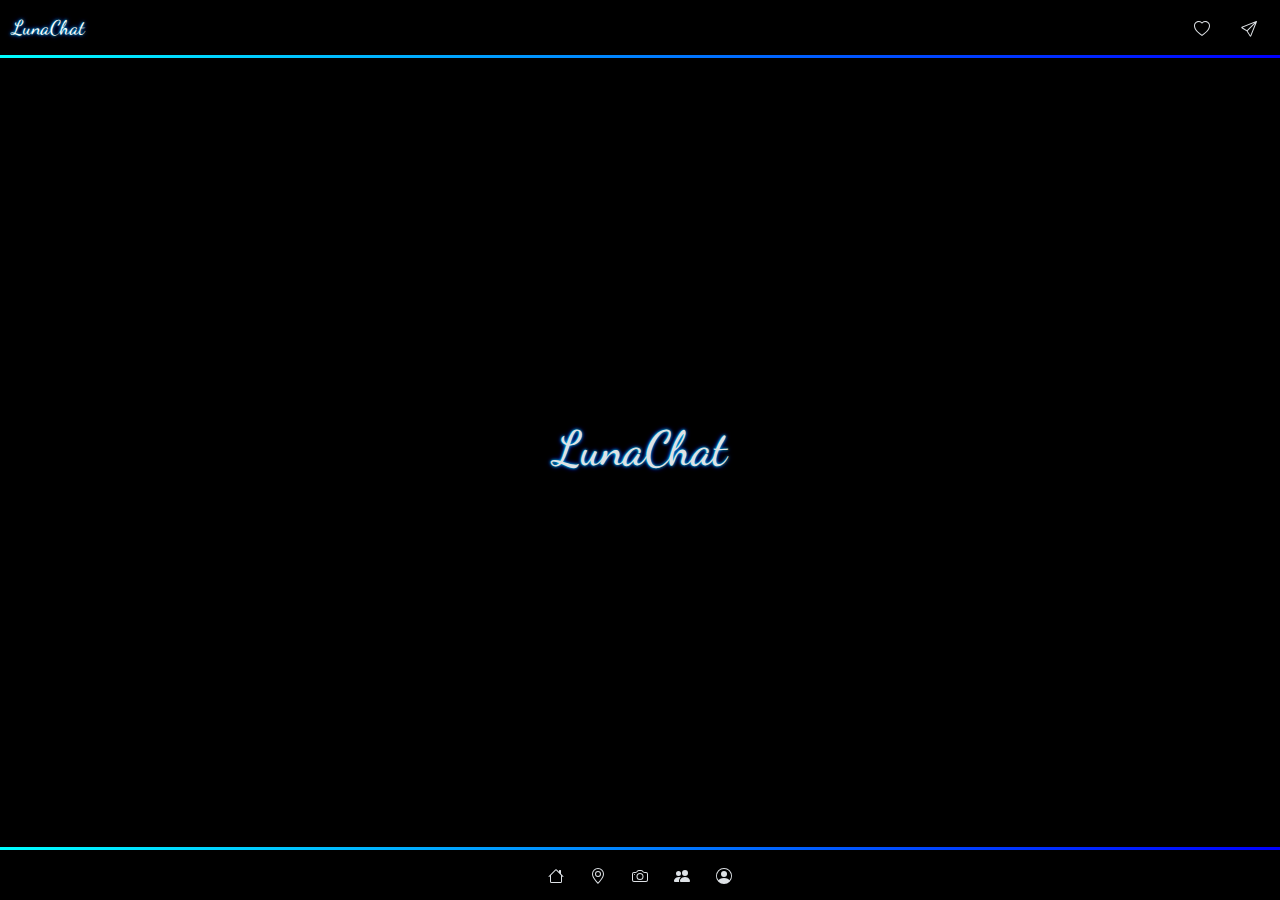
<file: index.html>
<!DOCTYPE html>
<html lang="en">
<head>
    <meta charset="UTF-8">
    <meta name="viewport" content="width=device-width, initial-scale=1.0">
    <link rel="stylesheet" href="styles.css">
    <link href="https://cdn.jsdelivr.net/npm/bootstrap@5.3.3/dist/css/bootstrap.min.css" rel="stylesheet" integrity="sha384-QWTKZyjpPEjISv5WaRU9OFeRpok6YctnYmDr5pNlyT2bRjXh0JMhjY6hW+ALEwIH" crossorigin="anonymous">
    <title>LunaChat | A social media platform</title>
</head>
<body data-bs-theme="dark">
    <div id="main">
        <div style="display: grid; place-items: center; width: 100%; height: 100%;">
            <h1 class="cursive color_text" style="font-size: 48px;">LunaChat</h1>
        </div>
    </div>
    <nav class="navbar navbar-expand-lg bg-body-tertiary">
        <div class="container-fluid">
          <a class="navbar-brand cursive color_text" href="#">LunaChat</a>
          <div style="position: absolute; right: 10px;">
            <button class="btn">
                <i class="bi bi-heart"></i>
                <svg xmlns="http://www.w3.org/2000/svg" width="16" height="16" fill="currentColor" class="bi bi-heart" viewBox="0 0 16 16">
                    <path d="m8 2.748-.717-.737C5.6.281 2.514.878 1.4 3.053c-.523 1.023-.641 2.5.314 4.385.92 1.815 2.834 3.989 6.286 6.357 3.452-2.368 5.365-4.542 6.286-6.357.955-1.886.838-3.362.314-4.385C13.486.878 10.4.28 8.717 2.01zM8 15C-7.333 4.868 3.279-3.04 7.824 1.143q.09.083.176.171a3 3 0 0 1 .176-.17C12.72-3.042 23.333 4.867 8 15"/>
                </svg>
            </button>
            <button class="btn" data-bs-toggle="offcanvas" data-bs-target="#offcanvasExample" aria-controls="offcanvasExample">
                <i class="bi bi-send"></i>
                <svg xmlns="http://www.w3.org/2000/svg" width="16" height="16" fill="currentColor" class="bi bi-send" viewBox="0 0 16 16">
                    <path d="M15.854.146a.5.5 0 0 1 .11.54l-5.819 14.547a.75.75 0 0 1-1.329.124l-3.178-4.995L.643 7.184a.75.75 0 0 1 .124-1.33L15.314.037a.5.5 0 0 1 .54.11ZM6.636 10.07l2.761 4.338L14.13 2.576zm6.787-8.201L1.591 6.602l4.339 2.76z"/>
                </svg>
            </button>
          </div>
        </div>
    </nav>
    <div id="load"></div>
    <div id="bottom">
        <div style="display: flex; place-items: center;">
            <button class="btn" onclick="window.location.reload()">
                <i class="bi bi-house"></i>
                <svg xmlns="http://www.w3.org/2000/svg" width="16" height="16" fill="currentColor" class="bi bi-house" viewBox="0 0 16 16">
                    <path d="M8.707 1.5a1 1 0 0 0-1.414 0L.646 8.146a.5.5 0 0 0 .708.708L2 8.207V13.5A1.5 1.5 0 0 0 3.5 15h9a1.5 1.5 0 0 0 1.5-1.5V8.207l.646.647a.5.5 0 0 0 .708-.708L13 5.793V2.5a.5.5 0 0 0-.5-.5h-1a.5.5 0 0 0-.5.5v1.293zM13 7.207V13.5a.5.5 0 0 1-.5.5h-9a.5.5 0 0 1-.5-.5V7.207l5-5z"/>
                </svg>
            </button>
            <button class="btn" onclick="maps()">
                <i class="bi bi-geo-alt"></i>
                <svg xmlns="http://www.w3.org/2000/svg" width="16" height="16" fill="currentColor" class="bi bi-geo-alt" viewBox="0 0 16 16">
                    <path d="M12.166 8.94c-.524 1.062-1.234 2.12-1.96 3.07A32 32 0 0 1 8 14.58a32 32 0 0 1-2.206-2.57c-.726-.95-1.436-2.008-1.96-3.07C3.304 7.867 3 6.862 3 6a5 5 0 0 1 10 0c0 .862-.305 1.867-.834 2.94M8 16s6-5.686 6-10A6 6 0 0 0 2 6c0 4.314 6 10 6 10"/>
                    <path d="M8 8a2 2 0 1 1 0-4 2 2 0 0 1 0 4m0 1a3 3 0 1 0 0-6 3 3 0 0 0 0 6"/>
                </svg>
            </button>
            <button class="btn" onclick="camera()">
                <i class="bi bi-camera"></i>
                <svg xmlns="http://www.w3.org/2000/svg" width="16" height="16" fill="currentColor" class="bi bi-camera" viewBox="0 0 16 16">
                    <path d="M15 12a1 1 0 0 1-1 1H2a1 1 0 0 1-1-1V6a1 1 0 0 1 1-1h1.172a3 3 0 0 0 2.12-.879l.83-.828A1 1 0 0 1 6.827 3h2.344a1 1 0 0 1 .707.293l.828.828A3 3 0 0 0 12.828 5H14a1 1 0 0 1 1 1zM2 4a2 2 0 0 0-2 2v6a2 2 0 0 0 2 2h12a2 2 0 0 0 2-2V6a2 2 0 0 0-2-2h-1.172a2 2 0 0 1-1.414-.586l-.828-.828A2 2 0 0 0 9.172 2H6.828a2 2 0 0 0-1.414.586l-.828.828A2 2 0 0 1 3.172 4z"/>
                    <path d="M8 11a2.5 2.5 0 1 1 0-5 2.5 2.5 0 0 1 0 5m0 1a3.5 3.5 0 1 0 0-7 3.5 3.5 0 0 0 0 7M3 6.5a.5.5 0 1 1-1 0 .5.5 0 0 1 1 0"/>
                </svg>
            </button>
            <button class="btn" onclick="stories()">
                <i class="bi bi-people-fill"></i>
                <svg xmlns="http://www.w3.org/2000/svg" width="16" height="16" fill="currentColor" class="bi bi-people-fill" viewBox="0 0 16 16">
                    <path d="M7 14s-1 0-1-1 1-4 5-4 5 3 5 4-1 1-1 1zm4-6a3 3 0 1 0 0-6 3 3 0 0 0 0 6m-5.784 6A2.24 2.24 0 0 1 5 13c0-1.355.68-2.75 1.936-3.72A6.3 6.3 0 0 0 5 9c-4 0-5 3-5 4s1 1 1 1zM4.5 8a2.5 2.5 0 1 0 0-5 2.5 2.5 0 0 0 0 5"/>
                </svg>
            </button>
            <button class="btn" onclick="showaccount()">
                <i class="bi bi-person-circle"></i>
                <svg xmlns="http://www.w3.org/2000/svg" width="16" height="16" fill="currentColor" class="bi bi-person-circle" viewBox="0 0 16 16">
                    <path d="M11 6a3 3 0 1 1-6 0 3 3 0 0 1 6 0"/>
                    <path fill-rule="evenodd" d="M0 8a8 8 0 1 1 16 0A8 8 0 0 1 0 8m8-7a7 7 0 0 0-5.468 11.37C3.242 11.226 4.805 10 8 10s4.757 1.225 5.468 2.37A7 7 0 0 0 8 1"/>
                </svg>
            </button>
        </div>
    </div>
    <div id="bottomsec"></div>
    <div class="offcanvas offcanvas-start" tabindex="-1" id="offcanvasExample" aria-labelledby="offcanvasExampleLabel">
        <div class="offcanvas-header">
          <h5 class="offcanvas-title" id="offcanvasExampleLabel">Chats</h5>
          <button type="button" class="btn-close" data-bs-dismiss="offcanvas" aria-label="Close"></button>
        </div>
        <div class="offcanvas-body">
          <div>
            Select contact to chat...
          </div>
          <div class="dropdown mt-3">
          </div>
        </div>
    </div>
    <div id="profile">
        <div style="display: grid; place-items: center;">
            <i class="bi bi-person-circle"></i>
            <svg xmlns="http://www.w3.org/2000/svg" width="150" height="150" fill="currentColor" class="bi bi-person-circle" viewBox="0 0 16 16">
                <path d="M11 6a3 3 0 1 1-6 0 3 3 0 0 1 6 0"/>
                <path fill-rule="evenodd" d="M0 8a8 8 0 1 1 16 0A8 8 0 0 1 0 8m8-7a7 7 0 0 0-5.468 11.37C3.242 11.226 4.805 10 8 10s4.757 1.225 5.468 2.37A7 7 0 0 0 8 1"/>
            </svg>
            <h3 style="margin-top: 5px;">Profile</h3>
        </div>
        <button class="btn" style="position: absolute; top: 10px; right: 10px;" onclick="hideaccount()">x</button>
        <div style="display: flex; place-items: center;">
            <button class="btn" id="authorize-button" onclick="handleAuthClick()">Authorize contacts</button>
            <button class="btn" id="signout-button" onclick="handleSignoutClick()">Sign Out</button>
        </div>
    </div>
    <script async defer src="https://apis.google.com/js/api.js"
        onload="this.onload=function(){handleClientLoad()};"
        onreadystatechange="if (this.readyState === 'complete') this.onload()">
    </script>
    <script src="https://apis.google.com/js/api.js"></script>
    <script src="https://cdn.jsdelivr.net/npm/bootstrap@5.3.3/dist/js/bootstrap.bundle.min.js" integrity="sha384-YvpcrYf0tY3lHB60NNkmXc5s9fDVZLESaAA55NDzOxhy9GkcIdslK1eN7N6jIeHz" crossorigin="anonymous"></script>
    <script src="script.js"></script>
</body>
</html>
</file>
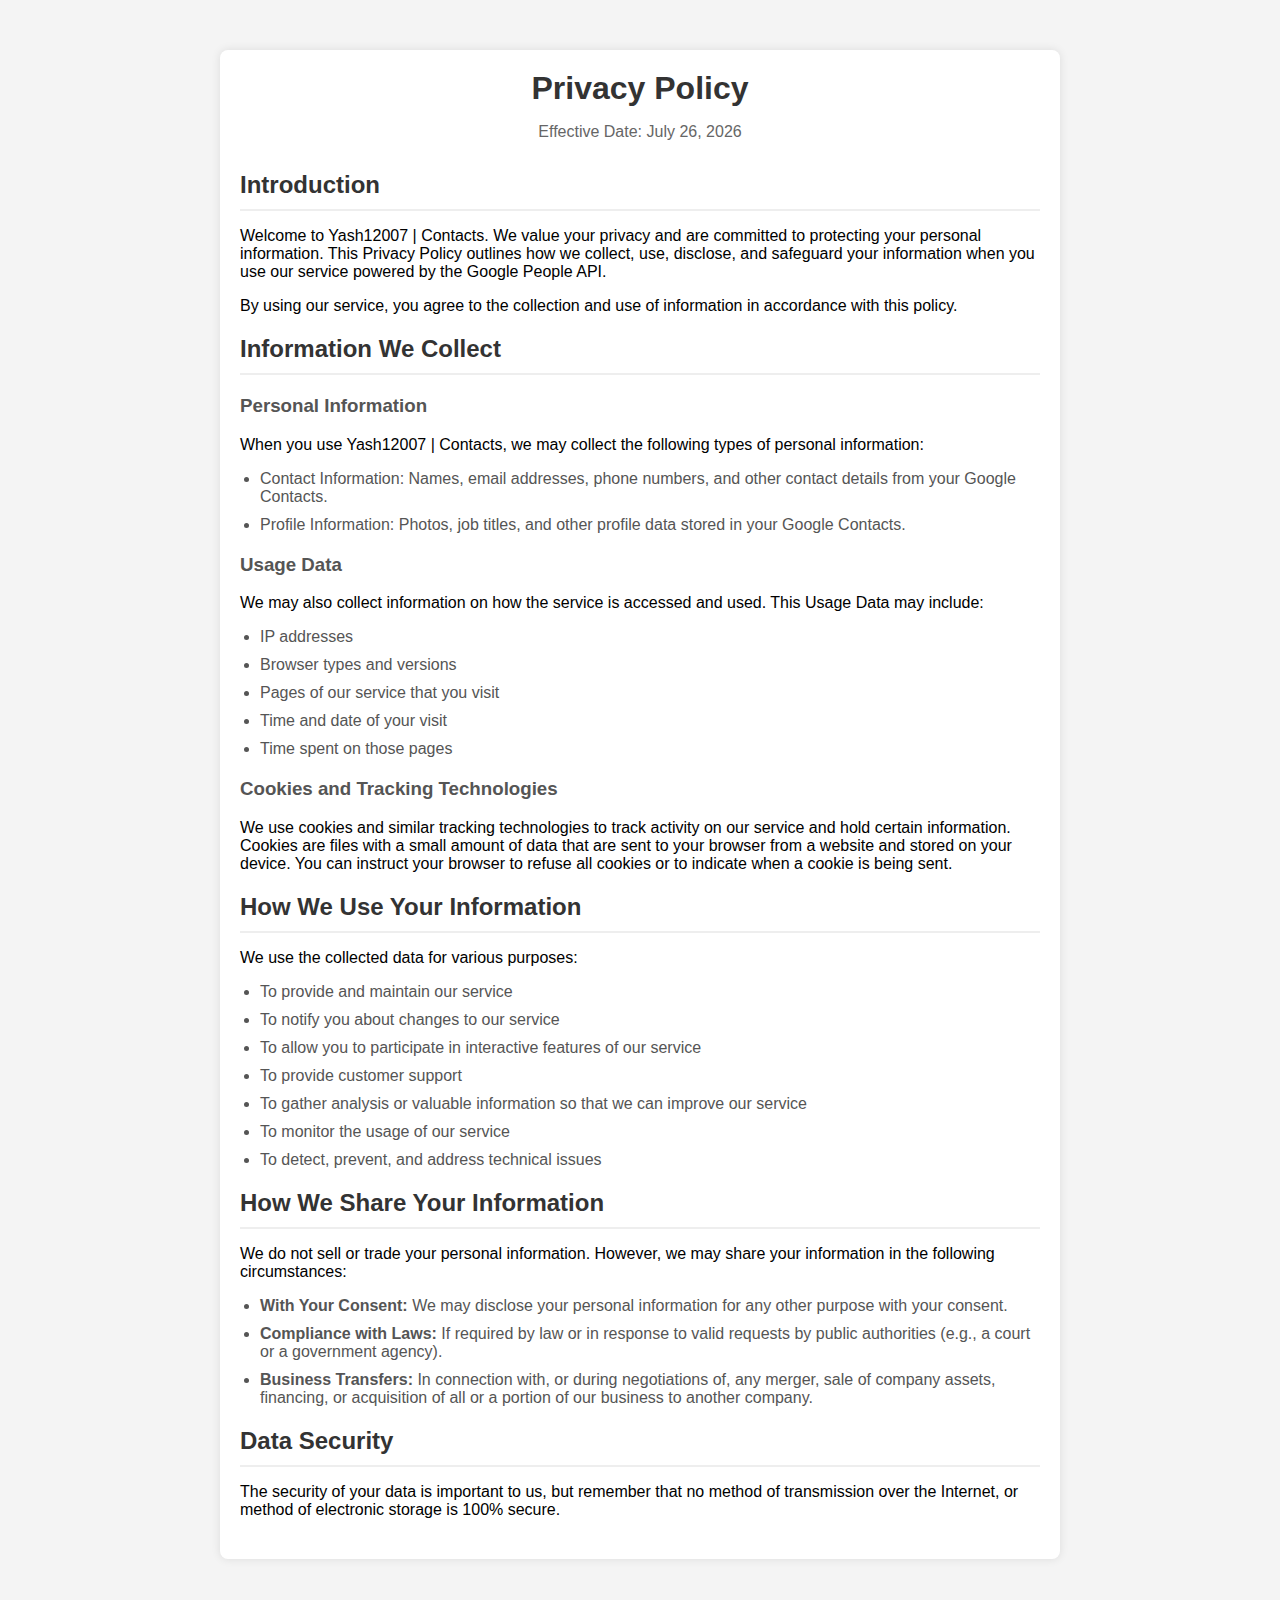
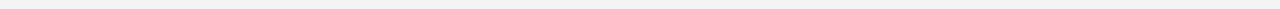
<file: privacy policy.html>
<!DOCTYPE html>
<html lang="en">
<head>
    <meta charset="UTF-8">
    <meta name="viewport" content="width=device-width, initial-scale=1.0">
    <title>Privacy Policy | Yash12007 Contacts</title>
</head>
<style>
    body {
    font-family: Arial, sans-serif;
    margin: 0;
    padding: 0;
    background-color: #f4f4f4;
}

.container {
    max-width: 800px;
    margin: 50px auto;
    padding: 20px;
    background-color: #fff;
    border-radius: 8px;
    box-shadow: 0 0 10px rgba(0, 0, 0, 0.1);
}

header {
    text-align: center;
    margin-bottom: 30px;
}

header h1 {
    margin: 0;
    color: #333;
}

header p {
    color: #666;
}

section {
    margin-bottom: 20px;
}

section h2 {
    color: #333;
    border-bottom: 2px solid #eee;
    padding-bottom: 10px;
    margin-bottom: 10px;
}

section h3 {
    color: #555;
    margin-top: 20px;
}

ul {
    padding-left: 20px;
}

ul li {
    margin-bottom: 10px;
    color: #555;
}

</style>
<body>
    <div class="container">
        <header>
            <h1>Privacy Policy</h1>
            <p>Effective Date: <span id="effective-date"></span></p>
        </header>
        <main>
            <section>
                <h2>Introduction</h2>
                <p>Welcome to Yash12007 | Contacts. We value your privacy and are committed to protecting your personal information. This Privacy Policy outlines how we collect, use, disclose, and safeguard your information when you use our service powered by the Google People API.</p>
                <p>By using our service, you agree to the collection and use of information in accordance with this policy.</p>
            </section>
            <section>
                <h2>Information We Collect</h2>
                <h3>Personal Information</h3>
                <p>When you use Yash12007 | Contacts, we may collect the following types of personal information:</p>
                <ul>
                    <li>Contact Information: Names, email addresses, phone numbers, and other contact details from your Google Contacts.</li>
                    <li>Profile Information: Photos, job titles, and other profile data stored in your Google Contacts.</li>
                </ul>
                <h3>Usage Data</h3>
                <p>We may also collect information on how the service is accessed and used. This Usage Data may include:</p>
                <ul>
                    <li>IP addresses</li>
                    <li>Browser types and versions</li>
                    <li>Pages of our service that you visit</li>
                    <li>Time and date of your visit</li>
                    <li>Time spent on those pages</li>
                </ul>
                <h3>Cookies and Tracking Technologies</h3>
                <p>We use cookies and similar tracking technologies to track activity on our service and hold certain information. Cookies are files with a small amount of data that are sent to your browser from a website and stored on your device. You can instruct your browser to refuse all cookies or to indicate when a cookie is being sent.</p>
            </section>
            <section>
                <h2>How We Use Your Information</h2>
                <p>We use the collected data for various purposes:</p>
                <ul>
                    <li>To provide and maintain our service</li>
                    <li>To notify you about changes to our service</li>
                    <li>To allow you to participate in interactive features of our service</li>
                    <li>To provide customer support</li>
                    <li>To gather analysis or valuable information so that we can improve our service</li>
                    <li>To monitor the usage of our service</li>
                    <li>To detect, prevent, and address technical issues</li>
                </ul>
            </section>
            <section>
                <h2>How We Share Your Information</h2>
                <p>We do not sell or trade your personal information. However, we may share your information in the following circumstances:</p>
                <ul>
                    <li><strong>With Your Consent:</strong> We may disclose your personal information for any other purpose with your consent.</li>
                    <li><strong>Compliance with Laws:</strong> If required by law or in response to valid requests by public authorities (e.g., a court or a government agency).</li>
                    <li><strong>Business Transfers:</strong> In connection with, or during negotiations of, any merger, sale of company assets, financing, or acquisition of all or a portion of our business to another company.</li>
                </ul>
            </section>
            <section>
                <h2>Data Security</h2>
                <p>The security of your data is important to us, but remember that no method of transmission over the Internet, or method of electronic storage is 100% secure.</p>
            </section>
        </main>
    </div>
    <script>
        document.addEventListener('DOMContentLoaded', (event) => {
            const effectiveDate = new Date().toLocaleDateString('en-US', {
                year: 'numeric',
                month: 'long',
                day: 'numeric'
            });
            document.getElementById('effective-date').textContent = effectiveDate;
        });
    </script>
</body>
</html>
</file>
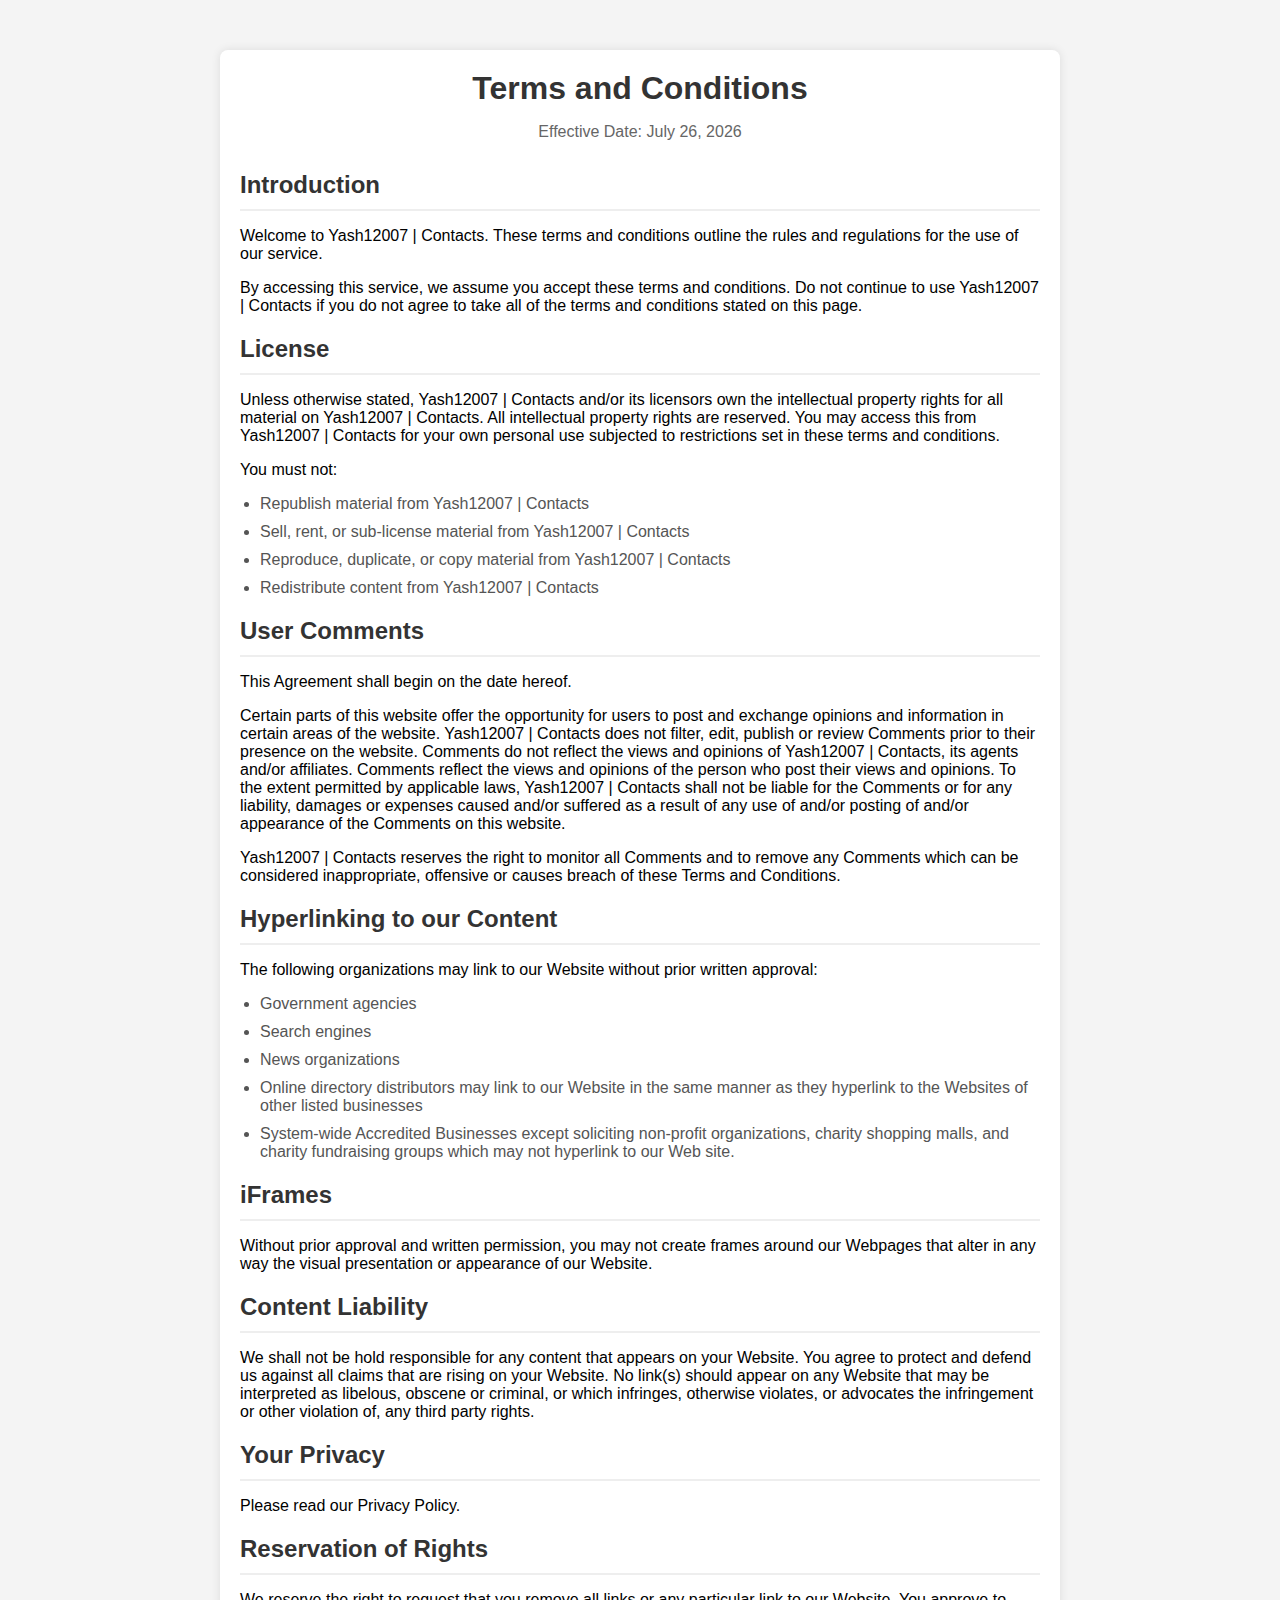
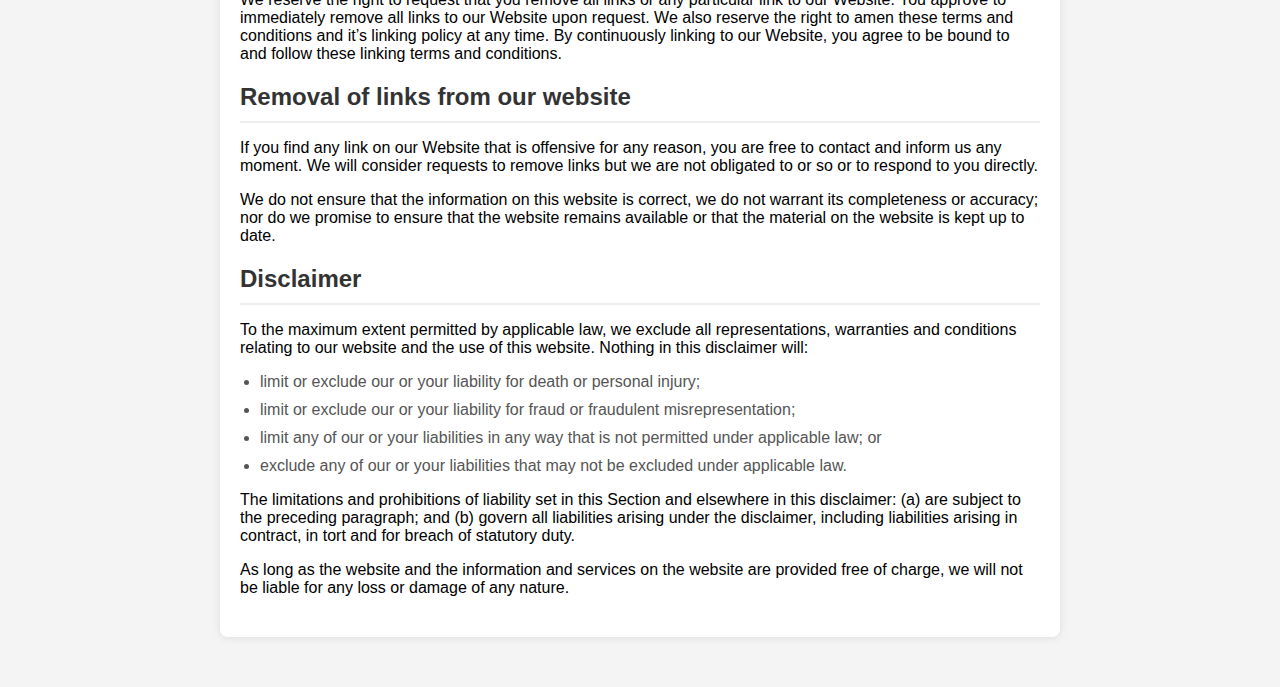
<file: T&C.html>
<!DOCTYPE html>
<html lang="en">
<head>
    <meta charset="UTF-8">
    <meta name="viewport" content="width=device-width, initial-scale=1.0">
    <title>Terms and Conditions | Yash12007 Contacts</title>
</head>
<style>
    body {
    font-family: Arial, sans-serif;
    margin: 0;
    padding: 0;
    background-color: #f4f4f4;
}

.container {
    max-width: 800px;
    margin: 50px auto;
    padding: 20px;
    background-color: #fff;
    border-radius: 8px;
    box-shadow: 0 0 10px rgba(0, 0, 0, 0.1);
}

header {
    text-align: center;
    margin-bottom: 30px;
}

header h1 {
    margin: 0;
    color: #333;
}

header p {
    color: #666;
}

section {
    margin-bottom: 20px;
}

section h2 {
    color: #333;
    border-bottom: 2px solid #eee;
    padding-bottom: 10px;
    margin-bottom: 10px;
}

ul {
    padding-left: 20px;
}

ul li {
    margin-bottom: 10px;
    color: #555;
}
</style>
<body>
    <div class="container">
        <header>
            <h1>Terms and Conditions</h1>
            <p>Effective Date: <span id="effective-date"></span></p>
        </header>
        <main>
            <section>
                <h2>Introduction</h2>
                <p>Welcome to Yash12007 | Contacts. These terms and conditions outline the rules and regulations for the use of our service.</p>
                <p>By accessing this service, we assume you accept these terms and conditions. Do not continue to use Yash12007 | Contacts if you do not agree to take all of the terms and conditions stated on this page.</p>
            </section>
            <section>
                <h2>License</h2>
                <p>Unless otherwise stated, Yash12007 | Contacts and/or its licensors own the intellectual property rights for all material on Yash12007 | Contacts. All intellectual property rights are reserved. You may access this from Yash12007 | Contacts for your own personal use subjected to restrictions set in these terms and conditions.</p>
                <p>You must not:</p>
                <ul>
                    <li>Republish material from Yash12007 | Contacts</li>
                    <li>Sell, rent, or sub-license material from Yash12007 | Contacts</li>
                    <li>Reproduce, duplicate, or copy material from Yash12007 | Contacts</li>
                    <li>Redistribute content from Yash12007 | Contacts</li>
                </ul>
            </section>
            <section>
                <h2>User Comments</h2>
                <p>This Agreement shall begin on the date hereof.</p>
                <p>Certain parts of this website offer the opportunity for users to post and exchange opinions and information in certain areas of the website. Yash12007 | Contacts does not filter, edit, publish or review Comments prior to their presence on the website. Comments do not reflect the views and opinions of Yash12007 | Contacts, its agents and/or affiliates. Comments reflect the views and opinions of the person who post their views and opinions. To the extent permitted by applicable laws, Yash12007 | Contacts shall not be liable for the Comments or for any liability, damages or expenses caused and/or suffered as a result of any use of and/or posting of and/or appearance of the Comments on this website.</p>
                <p>Yash12007 | Contacts reserves the right to monitor all Comments and to remove any Comments which can be considered inappropriate, offensive or causes breach of these Terms and Conditions.</p>
            </section>
            <section>
                <h2>Hyperlinking to our Content</h2>
                <p>The following organizations may link to our Website without prior written approval:</p>
                <ul>
                    <li>Government agencies</li>
                    <li>Search engines</li>
                    <li>News organizations</li>
                    <li>Online directory distributors may link to our Website in the same manner as they hyperlink to the Websites of other listed businesses</li>
                    <li>System-wide Accredited Businesses except soliciting non-profit organizations, charity shopping malls, and charity fundraising groups which may not hyperlink to our Web site.</li>
                </ul>
            </section>
            <section>
                <h2>iFrames</h2>
                <p>Without prior approval and written permission, you may not create frames around our Webpages that alter in any way the visual presentation or appearance of our Website.</p>
            </section>
            <section>
                <h2>Content Liability</h2>
                <p>We shall not be hold responsible for any content that appears on your Website. You agree to protect and defend us against all claims that are rising on your Website. No link(s) should appear on any Website that may be interpreted as libelous, obscene or criminal, or which infringes, otherwise violates, or advocates the infringement or other violation of, any third party rights.</p>
            </section>
            <section>
                <h2>Your Privacy</h2>
                <p>Please read our Privacy Policy.</p>
            </section>
            <section>
                <h2>Reservation of Rights</h2>
                <p>We reserve the right to request that you remove all links or any particular link to our Website. You approve to immediately remove all links to our Website upon request. We also reserve the right to amen these terms and conditions and it’s linking policy at any time. By continuously linking to our Website, you agree to be bound to and follow these linking terms and conditions.</p>
            </section>
            <section>
                <h2>Removal of links from our website</h2>
                <p>If you find any link on our Website that is offensive for any reason, you are free to contact and inform us any moment. We will consider requests to remove links but we are not obligated to or so or to respond to you directly.</p>
                <p>We do not ensure that the information on this website is correct, we do not warrant its completeness or accuracy; nor do we promise to ensure that the website remains available or that the material on the website is kept up to date.</p>
            </section>
            <section>
                <h2>Disclaimer</h2>
                <p>To the maximum extent permitted by applicable law, we exclude all representations, warranties and conditions relating to our website and the use of this website. Nothing in this disclaimer will:</p>
                <ul>
                    <li>limit or exclude our or your liability for death or personal injury;</li>
                    <li>limit or exclude our or your liability for fraud or fraudulent misrepresentation;</li>
                    <li>limit any of our or your liabilities in any way that is not permitted under applicable law; or</li>
                    <li>exclude any of our or your liabilities that may not be excluded under applicable law.</li>
                </ul>
                <p>The limitations and prohibitions of liability set in this Section and elsewhere in this disclaimer: (a) are subject to the preceding paragraph; and (b) govern all liabilities arising under the disclaimer, including liabilities arising in contract, in tort and for breach of statutory duty.</p>
                <p>As long as the website and the information and services on the website are provided free of charge, we will not be liable for any loss or damage of any nature.</p>
            </section>
        </main>
    </div>
    <script>
        document.addEventListener('DOMContentLoaded', (event) => {
            const effectiveDate = new Date().toLocaleDateString('en-US', {
                year: 'numeric',
                month: 'long',
                day: 'numeric'
            });
            document.getElementById('effective-date').textContent = effectiveDate;
        });
    </script>
</body>
</html>
</file>
<file: styles.css>
@import url('https://fonts.googleapis.com/css2?family=Dancing+Script&display=swap');
body{
    background: #000;
    color: #fff;
    font-family: "Dancing Script", cursive;
    overflow: hidden;
}
.cursive{
    font-family: "Dancing Script", cursive;
}#load{
    background-image: linear-gradient(to right, cyan, blue);
    height: 3px;
    width: 100%;
    position: absolute;
    top: 55px;
    left: 0;
}#bottom{
    background: #000;
    color: #fff;
    position: absolute;
    bottom: 0;
    left: 0;
    height: 50px;
    width: 100%;
    display: grid;
    place-items: center;
}#bottomsec{
    background-image: linear-gradient(to right, #0ff, #00f);
    height: 3px;
    width: 100%;
    position: absolute;
    bottom: 50px;
    left: 0;
}#main{
    background: #000;
    position: absolute;
    top: 58px;
    left: 0;
    right: 0;
    bottom: 53px;
}nav{
    background-image: linear-gradient(to right, #000, #000);
    border-bottom: 1px solid #fff;
}#storypanel{
    height: 150px;
    width: 100%;
    position: absolute;
    top: 0;
    left: 0;
    display: flex;
    place-items: center;
    overflow-x: auto;
}#storypanel button{
    background-image: linear-gradient(to right, #0ff, #00f);
    border-radius: 50%;
    height: 80px;
    width: 80px;
    margin: 3px;
    padding: 0;
    background-position: center;
    background-size: cover;
    min-width: 80px;
}#storypanel button img{
    border-radius: 50%;
}::-webkit-scrollbar{
    background: rgb(45, 45, 45);
    height: 5px;
    width: 3px;
}::-webkit-scrollbar-thumb{
    background: cyan;
}::-webkit-scrollbar-thumb:hover{
    background: rgb(0, 107, 107);
}.color_text {
    text-shadow: 0 0 3px rgb(0, 255, 255), 0 0 5px #0000FF;
}#posts{
    position: absolute;
    top: 150px;
    left: 0;
    right: 0;
    bottom: 0;
    overflow-y: auto;
}#profile{
    position: absolute;
    top: -50000px;
    left: -50000px;
    background: #000;
    color: #fff;
    width: 100%;
    height: 100%;
    display: grid;
    place-items: center;
}#camcapture{
    color: #fff;
    position: absolute;
    bottom: 25px;
    width: 100%;
    display: grid;
    place-items: center;
}.post{
    height: fit-content;
    width: 100%;
    min-height: 150px;
    aspect-ratio: 16/9;
    overflow: hidden;
    background-position: center;
    margin-bottom: 5px;
}
</file>
